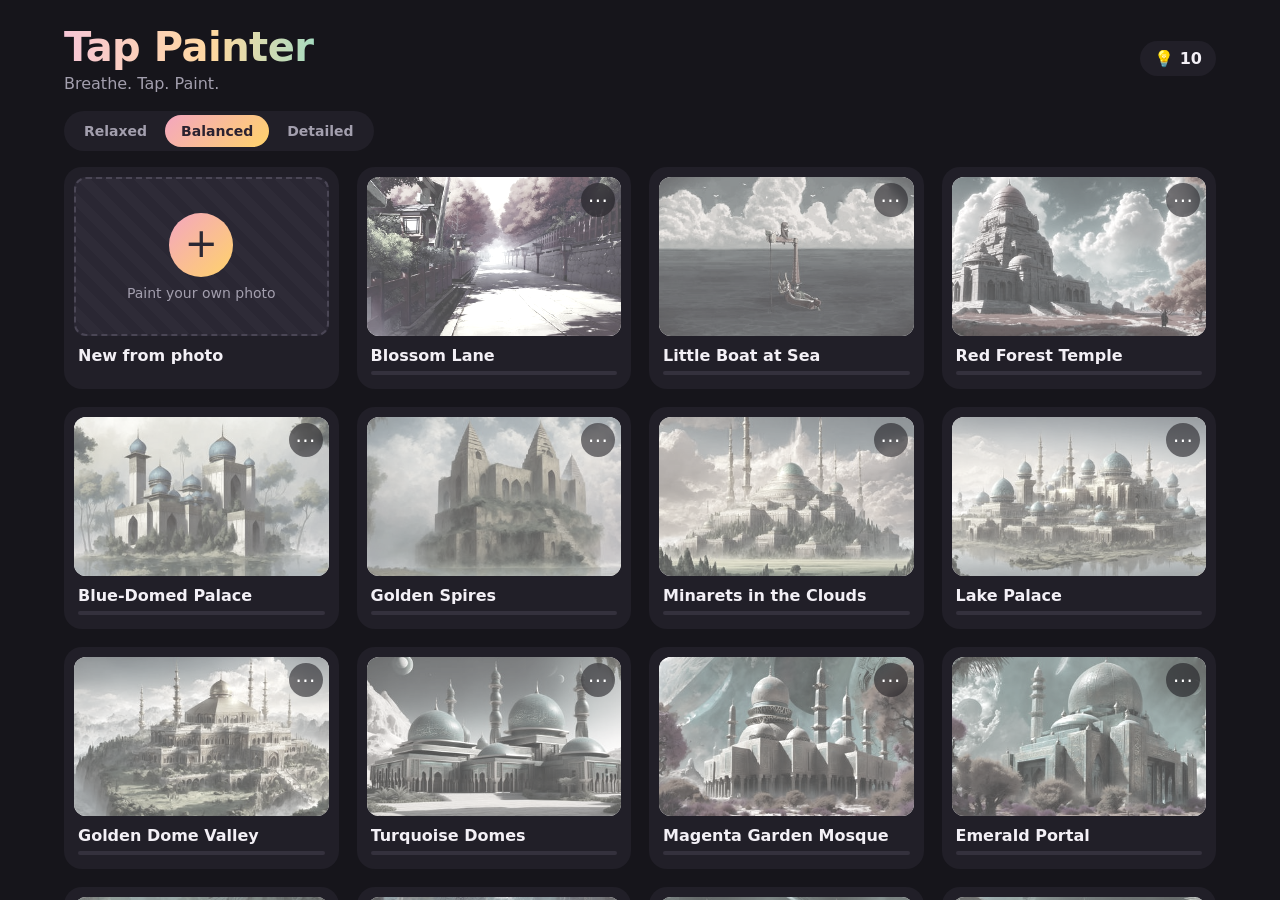
<file: index.html>
<!doctype html>
<html lang="en">
<head>
  <meta charset="utf-8">
  <meta name="viewport" content="width=device-width, initial-scale=1, maximum-scale=1, user-scalable=no, viewport-fit=cover">
  <title>Tap Painter</title>
  <meta name="description" content="A relaxing tap-to-paint colour-by-number game.">
  <meta name="theme-color" content="#16151b">
  <meta name="apple-mobile-web-app-capable" content="yes">
  <meta name="mobile-web-app-capable" content="yes">
  <meta name="apple-mobile-web-app-status-bar-style" content="black-translucent">
  <meta name="apple-mobile-web-app-title" content="Tap Painter">
  <link rel="manifest" href="manifest.webmanifest">
  <link rel="icon" href="icon.svg" type="image/svg+xml">
  <link rel="apple-touch-icon" href="icon.svg">
  <link rel="stylesheet" href="css/style.css">
</head>
<body>
  <main id="app">
    <!-- Gallery -->
    <section id="gallery" class="screen active">
      <header class="gal-header">
        <div>
          <h1>Tap Painter</h1>
          <p>Breathe. Tap. Paint.</p>
        </div>
        <div class="hint-pill" title="Hints"><span class="bulb">💡</span><span id="galHints">10</span></div>
      </header>
      <div class="toolbar">
        <div id="difficulty" class="segmented" role="group" aria-label="Detail level">
          <button data-difficulty="relaxed">Relaxed</button>
          <button data-difficulty="balanced">Balanced</button>
          <button data-difficulty="detailed">Detailed</button>
        </div>
      </div>
      <div id="grid" class="grid"></div>
      <footer class="gal-footer">Pick a colour below the picture, then tap the areas with its number. Pinch to zoom, drag to move, press and hold then slide to paint many at once.</footer>
    </section>

    <!-- Painting -->
    <section id="game" class="screen">
      <div class="topbar">
        <button id="backBtn" class="icon-btn" aria-label="Back to gallery">
          <svg viewBox="0 0 24 24" width="22" height="22"><path d="M15 5l-7 7 7 7" fill="none" stroke="currentColor" stroke-width="2.2" stroke-linecap="round" stroke-linejoin="round"/></svg>
        </button>
        <div class="title-wrap">
          <span id="gameTitle" class="game-title"></span>
          <div class="progress"><div class="bar"><div id="progFill"></div></div><span id="progText">0%</span></div>
        </div>
        <button id="soundBtn" class="icon-btn" aria-label="Toggle sound">
          <svg class="on" viewBox="0 0 24 24" width="22" height="22"><path d="M4 9v6h4l5 4V5L8 9H4z" fill="currentColor"/><path d="M16 8.5a5 5 0 010 7M18.5 6a8.5 8.5 0 010 12" fill="none" stroke="currentColor" stroke-width="1.8" stroke-linecap="round"/></svg>
          <svg class="off" viewBox="0 0 24 24" width="22" height="22"><path d="M4 9v6h4l5 4V5L8 9H4z" fill="currentColor"/><path d="M16.5 9.5l5 5M21.5 9.5l-5 5" fill="none" stroke="currentColor" stroke-width="1.8" stroke-linecap="round"/></svg>
        </button>
        <button id="hintBtn" class="hint-btn" aria-label="Use a hint"><span class="bulb">💡</span><span id="hintCount" class="count">0</span></button>
      </div>

      <div id="stage">
        <canvas id="canvas"></canvas>
        <button id="fitBtn" class="icon-btn fit" aria-label="Show whole picture">
          <svg viewBox="0 0 24 24" width="22" height="22"><path d="M9 4H4v5M15 4h5v5M9 20H4v-5M15 20h5v-5" fill="none" stroke="currentColor" stroke-width="2" stroke-linecap="round" stroke-linejoin="round"/></svg>
        </button>
        <div id="loading" class="loading">
          <div class="spinner"></div>
          <p>Preparing your canvas…</p>
        </div>
      </div>

      <div class="bottombar">
        <div id="palette" class="palette"></div>
      </div>

      <div id="done" class="done-sheet">
        <h2>Beautiful!</h2>
        <p>You finished this painting. Take a moment to enjoy it.</p>
        <div class="done-actions">
          <button id="replayBtn" class="btn">▶ Replay</button>
          <button id="saveImgBtn" class="btn">Save image</button>
          <button id="galleryBtn" class="btn primary">Gallery</button>
        </div>
      </div>
    </section>

    <!-- Import dialog -->
    <div id="importDialog" class="overlay">
      <div class="dialog">
        <img id="importPreview" alt="Selected photo">
        <label class="field">Name<input id="importTitle" maxlength="40" autocomplete="off"></label>
        <p class="dialog-label">Detail level: <b id="importDiff">Balanced</b> (change it on the gallery screen)</p>
        <button class="btn primary" data-start>Start painting</button>
        <button class="link" data-cancel>Cancel</button>
      </div>
    </div>

    <input type="file" id="fileInput" accept="image/*" hidden>
    <div id="toast" class="toast" role="status" aria-live="polite"></div>
  </main>

  <script src="js/storage.js"></script>
  <script src="js/audio.js"></script>
  <script src="js/processor.js"></script>
  <script src="js/gallery-data.js"></script>
  <script src="js/dither.js"></script>
  <script src="js/game.js"></script>
  <script src="js/app.js"></script>
</body>
</html>
</file>
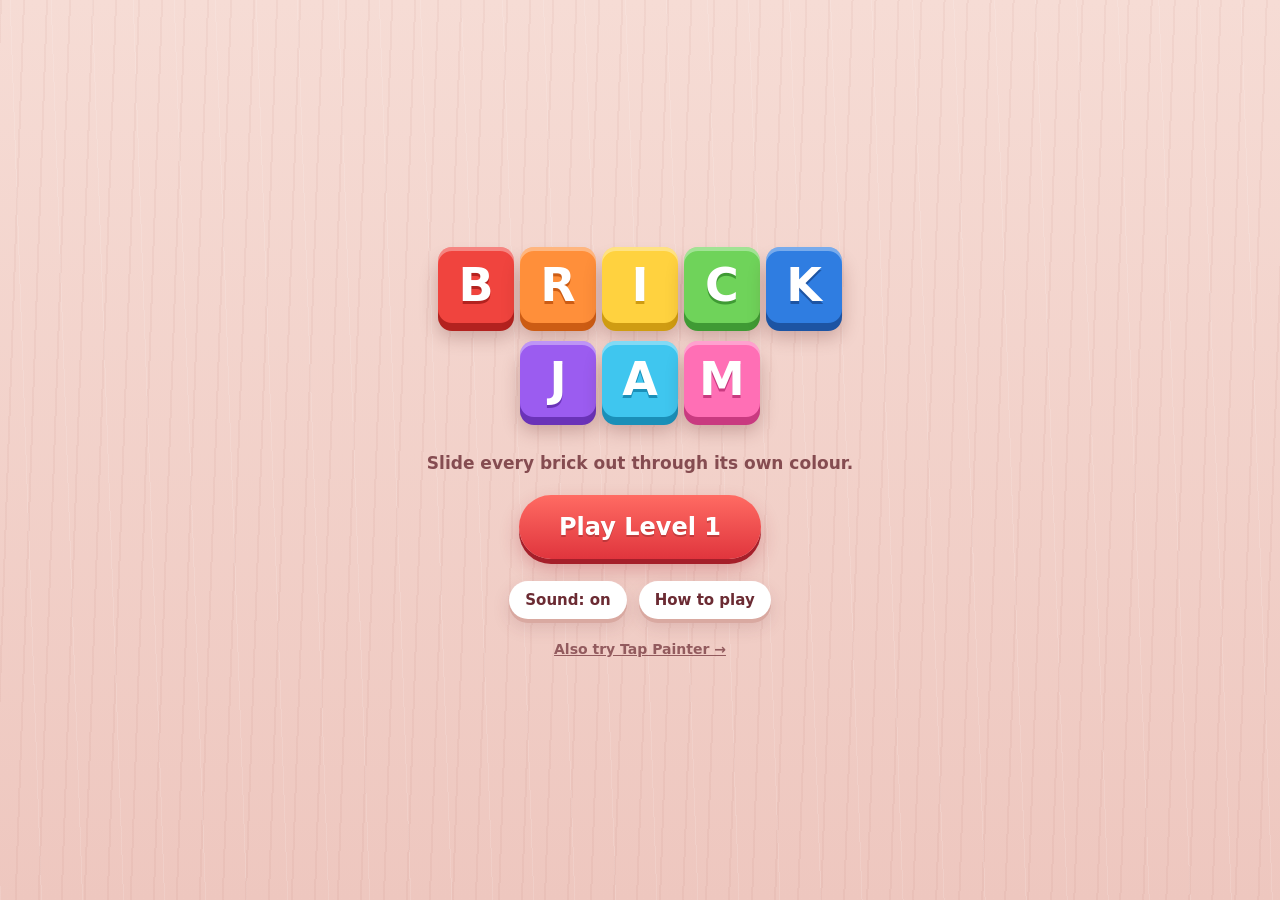
<file: brickjam/index.html>
<!doctype html>
<html lang="en">
<head>
  <meta charset="utf-8">
  <meta name="viewport" content="width=device-width, initial-scale=1, maximum-scale=1, user-scalable=no, viewport-fit=cover">
  <title>Brick Jam</title>
  <meta name="description" content="Slide the bricks out through the gates of their own colour.">
  <meta name="theme-color" content="#f3d3cc">
  <meta name="apple-mobile-web-app-capable" content="yes">
  <meta name="mobile-web-app-capable" content="yes">
  <meta name="apple-mobile-web-app-status-bar-style" content="default">
  <meta name="apple-mobile-web-app-title" content="Brick Jam">
  <link rel="manifest" href="manifest.webmanifest">
  <link rel="icon" href="icon.svg" type="image/svg+xml">
  <link rel="apple-touch-icon" href="icon.svg">
  <link rel="stylesheet" href="style.css">
</head>
<body>
  <main id="app">
    <!-- Home -->
    <section id="home" class="screen active">
      <div class="home-inner">
        <div class="logo" aria-hidden="true">
          <span style="--c:#f0443e;--d:#b3221f">B</span><span style="--c:#ff8f3a;--d:#cc5c14">R</span><span style="--c:#ffd23f;--d:#cf9c12">I</span><span style="--c:#6fd35a;--d:#3f9a34">C</span><span style="--c:#2f7de1;--d:#1d54a3">K</span>
          <br>
          <span style="--c:#9b5cf0;--d:#6a33b8">J</span><span style="--c:#3fc6ef;--d:#1a8fb8">A</span><span style="--c:#ff6fb5;--d:#c93a80">M</span>
        </div>
        <h1 class="sr-only">Brick Jam</h1>
        <p class="tagline">Slide every brick out through its own colour.</p>
        <button id="playBtn" class="btn big primary">Play <span id="homeLevel">Level 1</span></button>
        <div class="home-row">
          <button id="homeSound" class="btn small">Sound: on</button>
          <button id="howBtn" class="btn small">How to play</button>
        </div>
        <a class="other-game" href="../">Also try Tap Painter →</a>
      </div>
    </section>

    <!-- Game -->
    <section id="game" class="screen">
      <header class="hud">
        <button id="pauseBtn" class="round-btn" aria-label="Pause">
          <svg viewBox="0 0 24 24" width="26" height="26"><rect x="6" y="5" width="4" height="14" rx="1.5" fill="currentColor"/><rect x="14" y="5" width="4" height="14" rx="1.5" fill="currentColor"/></svg>
        </button>
        <div class="hud-mid">
          <div class="level-tag">
            <div class="level-badge"><small>Level</small><b id="levelNum">1</b></div>
            <div id="tier" class="tier">NORMAL</div>
          </div>
          <div id="timer" class="timer">00:00</div>
        </div>
        <button id="restartBtn" class="round-btn" aria-label="Restart level">
          <svg viewBox="0 0 24 24" width="24" height="24"><path d="M19 12a7 7 0 11-2.05-4.95" fill="none" stroke="currentColor" stroke-width="2.6" stroke-linecap="round"/><path d="M19.5 3.5v5h-5" fill="none" stroke="currentColor" stroke-width="2.6" stroke-linecap="round" stroke-linejoin="round"/></svg>
        </button>
      </header>

      <div id="stage" class="stage">
        <div id="board" class="board">
          <div id="floor" class="floor"></div>
          <div id="gates" class="gates"></div>
          <div id="pieces" class="pieces"></div>
          <div id="exitLayer" class="exit-layer"></div>
          <div id="fx" class="fx"></div>
        </div>
        <div id="banner" class="banner"></div>
      </div>

      <footer class="boosters">
        <button class="booster" data-booster="hammer" aria-label="Hammer: smash one brick">
          <span class="icon">
            <svg viewBox="0 0 48 48" width="40" height="40"><g transform="rotate(-35 24 24)"><rect x="21" y="18" width="6" height="26" rx="3" fill="#e7b04c" stroke="#a8711c" stroke-width="2"/><rect x="9" y="6" width="30" height="14" rx="4" fill="#f0e6c8" stroke="#8c7a52" stroke-width="2"/><rect x="9" y="6" width="6" height="14" rx="2" fill="#c9b98f"/><rect x="33" y="6" width="6" height="14" rx="2" fill="#c9b98f"/></g></svg>
          </span>
          <span class="count" data-count="hammer">0</span>
        </button>
        <button class="booster" data-booster="vacuum" aria-label="Vacuum: remove every brick of one colour">
          <span class="icon">
            <svg viewBox="0 0 48 48" width="40" height="40"><path d="M14 10h16l4 8v20a4 4 0 01-4 4H14a4 4 0 01-4-4V18z" fill="#3a8fd8" stroke="#1d5ea3" stroke-width="2"/><path d="M10 22h24v8H10z" fill="#ffd23f"/><path d="M34 16c6 0 8 4 8 9s-3 8-7 8" fill="none" stroke="#1d5ea3" stroke-width="3" stroke-linecap="round"/><circle cx="22" cy="14" r="2.4" fill="#fff"/></svg>
          </span>
          <span class="count" data-count="vacuum">0</span>
        </button>
      </footer>
    </section>

    <!-- Dialogs -->
    <div id="overlay" class="overlay">
      <div class="dialog" role="dialog" aria-modal="true">
        <h2 id="dlgTitle"></h2>
        <p id="dlgText"></p>
        <div id="dlgButtons" class="dlg-buttons"></div>
      </div>
    </div>

    <div id="toast" class="toast" role="status" aria-live="polite"></div>
  </main>

  <script src="js/levels.js"></script>
  <script src="js/audio.js"></script>
  <script src="js/game.js"></script>
</body>
</html>
</file>
<file: css/style.css>
:root {
  --bg: #16151b;
  --panel: #211f28;
  --panel-2: #2b2833;
  --text: #f3f0f6;
  --muted: #a39fae;
  --accent: #f4a6c0;
  --accent-2: #ffd36a;
  --radius: 18px;
  --safe-top: env(safe-area-inset-top, 0px);
  --safe-bottom: env(safe-area-inset-bottom, 0px);
  color-scheme: dark;
}

* { box-sizing: border-box; -webkit-tap-highlight-color: transparent; }

html, body {
  margin: 0;
  height: 100%;
  background: var(--bg);
  color: var(--text);
  font-family: ui-rounded, "SF Pro Rounded", system-ui, -apple-system, "Segoe UI", Roboto, sans-serif;
  overscroll-behavior: none;
  -webkit-user-select: none;
  user-select: none;
  -webkit-touch-callout: none;
}

button { font: inherit; color: inherit; cursor: pointer; }

#app { height: 100%; position: relative; overflow: hidden; }

.screen {
  position: absolute;
  inset: 0;
  display: none;
  flex-direction: column;
}
.screen.active { display: flex; }

/* ---------------------------------------------------------------- gallery */
#gallery { overflow-y: auto; -webkit-overflow-scrolling: touch; }

.gal-header {
  display: flex;
  align-items: center;
  justify-content: space-between;
  padding: calc(24px + var(--safe-top)) 24px 8px;
  max-width: 1200px;
  width: 100%;
  margin: 0 auto;
}
.gal-header h1 {
  margin: 0;
  font-size: clamp(28px, 5vw, 40px);
  letter-spacing: -0.5px;
  background: linear-gradient(90deg, #f7c6d6, #ffd9a0 60%, #a8dcc1);
  -webkit-background-clip: text;
  background-clip: text;
  color: transparent;
}
.gal-header p { margin: 4px 0 0; color: var(--muted); }

.hint-pill {
  display: flex;
  align-items: center;
  gap: 6px;
  background: var(--panel);
  border-radius: 999px;
  padding: 8px 14px;
  font-weight: 600;
}

.grid {
  display: grid;
  grid-template-columns: repeat(auto-fill, minmax(min(100%, 260px), 1fr));
  gap: 18px;
  padding: 16px 24px 24px;
  max-width: 1200px;
  width: 100%;
  margin: 0 auto;
}

.card {
  position: relative;
  background: var(--panel);
  border-radius: var(--radius);
  padding: 10px;
  cursor: pointer;
  transition: transform .18s ease, background .18s ease;
  outline: none;
}
.card:hover, .card:focus-visible { background: var(--panel-2); }
.card:active { transform: scale(0.97); }

.thumb {
  position: relative;
  aspect-ratio: 16 / 10;
  border-radius: 12px;
  overflow: hidden;
  background: #fff;
  display: flex;
  align-items: center;
  justify-content: center;
}
.thumb img { width: 100%; height: 100%; object-fit: cover; display: block; }
.thumb img.sketch { filter: grayscale(0.85) contrast(0.55) brightness(1.35); }

.card.add .thumb {
  background: repeating-linear-gradient(45deg, #2a2733, #2a2733 10px, #2e2b37 10px, #2e2b37 20px);
  flex-direction: column;
  gap: 8px;
  border: 2px dashed #4a4655;
}
.card.add .plus {
  width: 64px; height: 64px;
  border-radius: 50%;
  background: linear-gradient(135deg, var(--accent), var(--accent-2));
  color: #2b2833;
  font-size: 40px;
  line-height: 60px;
  text-align: center;
  font-weight: 300;
}
.card.add .add-label { color: var(--muted); font-size: 14px; }

.badge {
  position: absolute;
  top: 8px; left: 8px;
  background: #5bbf8a;
  color: #fff;
  font-weight: 700;
  font-size: 14px;
  border-radius: 999px;
  padding: 3px 9px;
  box-shadow: 0 2px 8px rgba(0,0,0,.25);
}
.badge.new { background: var(--accent); color: #3a2230; }

.meta {
  display: flex;
  justify-content: space-between;
  align-items: baseline;
  padding: 10px 4px 6px;
  gap: 8px;
}
.meta .title { font-weight: 600; white-space: nowrap; overflow: hidden; text-overflow: ellipsis; }
.meta .pct { color: var(--muted); font-size: 13px; }
.card .bar { height: 4px; background: #34313d; border-radius: 4px; margin: 0 4px 4px; overflow: hidden; }
.card .bar i { display: block; height: 100%; background: linear-gradient(90deg, var(--accent), var(--accent-2)); }

.card .menu {
  position: absolute;
  top: 16px; right: 16px;
  width: 34px; height: 34px;
  border: none;
  border-radius: 50%;
  background: rgba(22, 21, 27, .55);
  color: #fff;
  font-size: 20px;
  line-height: 30px;
  backdrop-filter: blur(6px);
  -webkit-backdrop-filter: blur(6px);
}

.gal-footer {
  color: var(--muted);
  font-size: 14px;
  text-align: center;
  padding: 8px 24px calc(28px + var(--safe-bottom));
  max-width: 640px;
  margin: 0 auto;
  line-height: 1.5;
}

.toolbar {
  max-width: 1200px;
  width: 100%;
  margin: 0 auto;
  padding: 10px 24px 0;
}
.segmented {
  display: inline-flex;
  background: var(--panel);
  border-radius: 999px;
  padding: 4px;
  gap: 2px;
}
.segmented button {
  border: none;
  background: none;
  color: var(--muted);
  padding: 8px 16px;
  border-radius: 999px;
  font-weight: 600;
  font-size: 14px;
}
.segmented button.on {
  background: linear-gradient(135deg, var(--accent), var(--accent-2));
  color: #2b2230;
}

/* ------------------------------------------------------------------ game */
.topbar {
  display: flex;
  align-items: center;
  gap: 10px;
  padding: calc(10px + var(--safe-top)) 14px 8px;
  z-index: 2;
}
.title-wrap { flex: 1; min-width: 0; display: flex; flex-direction: column; gap: 5px; }
.game-title { font-weight: 600; font-size: 15px; white-space: nowrap; overflow: hidden; text-overflow: ellipsis; }
.progress { display: flex; align-items: center; gap: 8px; }
.progress .bar { flex: 1; max-width: 260px; height: 5px; background: #34313d; border-radius: 5px; overflow: hidden; }
#progFill { height: 100%; width: 0; background: linear-gradient(90deg, var(--accent), var(--accent-2)); transition: width .4s ease; }
#progText { font-size: 12px; color: var(--muted); min-width: 34px; }

.icon-btn {
  width: 44px; height: 44px;
  border-radius: 50%;
  border: none;
  background: var(--panel);
  display: flex;
  align-items: center;
  justify-content: center;
  flex: none;
}
.icon-btn:active { transform: scale(.92); }
#soundBtn .off { display: none; }
#soundBtn.off .on { display: none; }
#soundBtn.off .off { display: block; }

.hint-btn {
  position: relative;
  height: 44px;
  min-width: 44px;
  padding: 0 12px 0 10px;
  border-radius: 999px;
  border: none;
  background: var(--panel);
  display: flex;
  align-items: center;
  gap: 4px;
  font-size: 20px;
  flex: none;
}
.hint-btn .count {
  font-size: 13px;
  font-weight: 700;
  background: var(--accent-2);
  color: #3b2d05;
  border-radius: 999px;
  padding: 1px 7px;
}
.hint-btn:active { transform: scale(.94); }

#stage {
  position: relative;
  flex: 1;
  min-height: 0;
  overflow: hidden;
}
#canvas {
  position: absolute;
  inset: 0;
  touch-action: none;
  display: block;
}

.fit {
  position: absolute;
  right: 14px; bottom: 12px;
  background: rgba(33, 31, 40, .85);
  backdrop-filter: blur(8px);
  -webkit-backdrop-filter: blur(8px);
  box-shadow: 0 4px 14px rgba(0,0,0,.35);
}

.loading {
  position: absolute;
  inset: 0;
  display: none;
  flex-direction: column;
  align-items: center;
  justify-content: center;
  gap: 16px;
  color: var(--muted);
  background: var(--bg);
}
.loading.show { display: flex; }
.spinner {
  width: 46px; height: 46px;
  border-radius: 50%;
  border: 4px solid #34313d;
  border-top-color: var(--accent);
  animation: spin 1s linear infinite;
}
@keyframes spin { to { transform: rotate(360deg); } }

.bottombar {
  padding: 6px 0 calc(10px + var(--safe-bottom));
  background: linear-gradient(to top, var(--bg) 70%, rgba(22,21,27,0));
  z-index: 2;
}
.palette {
  display: flex;
  gap: 12px;
  overflow-x: auto;
  padding: 14px 18px;
  scrollbar-width: none;
  -webkit-overflow-scrolling: touch;
  scroll-padding: 0 40px;
}
.palette::-webkit-scrollbar { display: none; }

.swatch {
  --size: 58px;
  position: relative;
  flex: none;
  width: var(--size);
  height: var(--size);
  border: none;
  padding: 0;
  border-radius: 50%;
  background: none;
  transition: transform .2s ease, width .35s ease, margin .35s ease, opacity .3s ease;
}
.swatch .ring {
  position: absolute;
  inset: 0;
  border-radius: 50%;
  background: conic-gradient(var(--accent-2) calc(var(--p, 0) * 360deg), #3a3744 0);
}
.swatch .dot {
  position: absolute;
  inset: 4px;
  border-radius: 50%;
  background: var(--c);
  color: var(--ink);
  display: flex;
  align-items: center;
  justify-content: center;
  font-weight: 700;
  font-size: 19px;
  box-shadow: inset 0 0 0 2px rgba(0,0,0,.08);
}
.swatch.selected { transform: scale(1.14) translateY(-3px); }
.swatch.selected .ring { background: conic-gradient(var(--accent-2) calc(var(--p, 0) * 360deg), #ffffff 0); }
.swatch.done { width: 0; margin-right: -12px; opacity: 0; pointer-events: none; transform: scale(.3); }
.swatch.nudge { animation: nudge .45s ease; }
@keyframes nudge {
  0%, 100% { transform: scale(1.14) translateY(-3px); }
  25% { transform: scale(1.22) translateY(-6px) rotate(-8deg); }
  60% { transform: scale(1.22) translateY(-6px) rotate(8deg); }
}

.done-sheet {
  position: absolute;
  left: 50%;
  bottom: calc(16px + var(--safe-bottom));
  transform: translate(-50%, 140%);
  width: min(92%, 460px);
  background: rgba(33, 31, 40, .92);
  backdrop-filter: blur(14px);
  -webkit-backdrop-filter: blur(14px);
  border-radius: 24px;
  padding: 20px 22px 22px;
  text-align: center;
  box-shadow: 0 16px 40px rgba(0,0,0,.45);
  transition: transform .5s cubic-bezier(.2,.9,.3,1.2);
  z-index: 5;
}
.done-sheet.show { transform: translate(-50%, 0); }
.done-sheet h2 { margin: 0 0 4px; font-size: 26px; }
.done-sheet p { margin: 0 0 16px; color: var(--muted); }
.done-actions { display: flex; gap: 10px; justify-content: center; flex-wrap: wrap; }

.btn {
  border: none;
  border-radius: 14px;
  padding: 12px 18px;
  background: var(--panel-2);
  font-weight: 600;
}
.btn.primary { background: linear-gradient(135deg, var(--accent), var(--accent-2)); color: #2b2230; }
.btn:active { transform: scale(.96); }

/* --------------------------------------------------------------- dialogs */
.overlay {
  position: fixed;
  inset: 0;
  background: rgba(10, 9, 14, .6);
  display: none;
  align-items: center;
  justify-content: center;
  padding: 20px;
  z-index: 10;
}
.overlay.show { display: flex; }
.dialog {
  width: min(100%, 440px);
  max-height: 100%;
  overflow-y: auto;
  background: var(--panel);
  border-radius: 24px;
  padding: 18px;
  display: flex;
  flex-direction: column;
  gap: 12px;
}
.dialog img { width: 100%; max-height: 38vh; object-fit: contain; border-radius: 14px; background: #000; }
.field { display: flex; flex-direction: column; gap: 6px; color: var(--muted); font-size: 14px; }
.field input {
  font: inherit;
  color: var(--text);
  background: var(--panel-2);
  border: 1px solid #3c3947;
  border-radius: 12px;
  padding: 10px 12px;
  -webkit-user-select: text;
  user-select: text;
}
.dialog-label { margin: 4px 0 0; color: var(--muted); font-size: 14px; }
.link { background: none; border: none; color: var(--muted); padding: 8px; }

.toast {
  position: fixed;
  left: 50%;
  top: calc(16px + var(--safe-top));
  transform: translate(-50%, -150%);
  background: #2f2c38;
  padding: 10px 18px;
  border-radius: 999px;
  box-shadow: 0 8px 24px rgba(0,0,0,.4);
  transition: transform .3s ease, opacity .3s ease;
  opacity: 0;
  pointer-events: none;
  z-index: 20;
  font-size: 14px;
  max-width: 90%;
  text-align: center;
}
.toast.show { transform: translate(-50%, 0); opacity: 1; }

@media (min-width: 700px) {
  .swatch { --size: 64px; }
  .swatch .dot { font-size: 21px; }
}

/* ------------------------------------------------------ tune mode panel */
.tune-panel {
  position: absolute;
  top: calc(66px + var(--safe-top));
  right: 12px;
  width: min(300px, calc(100% - 24px));
  background: rgba(33, 31, 40, .94);
  backdrop-filter: blur(12px);
  -webkit-backdrop-filter: blur(12px);
  border-radius: 18px;
  box-shadow: 0 12px 32px rgba(0,0,0,.45);
  z-index: 6;
  font-size: 14px;
}
.tune-head { display: flex; align-items: center; justify-content: space-between; padding: 10px 12px 6px 16px; }
.tune-min { border: none; background: var(--panel-2); width: 32px; height: 32px; border-radius: 50%; font-size: 18px; }
.tune-panel.min .tune-body { display: none; }
.tune-body { display: flex; flex-direction: column; gap: 10px; padding: 4px 16px 16px; }
.tune-body label { display: flex; flex-direction: column; gap: 6px; color: var(--muted); }
.tune-body output { float: right; color: var(--text); font-weight: 600; margin-left: auto; }
.tune-body label { position: relative; }
.tune-body label > output { position: absolute; right: 0; top: 0; }
.tune-body input[type=range] { width: 100%; accent-color: var(--accent); height: 28px; }
.tune-seg { display: inline-flex; background: var(--panel-2); border-radius: 999px; padding: 3px; align-self: flex-start; }
.tune-seg button { border: none; background: none; color: var(--muted); padding: 6px 14px; border-radius: 999px; font-weight: 600; }
.tune-seg button.on { background: var(--accent); color: #2b2230; }
.tune-row { display: flex; gap: 6px; }
.tune-row .btn { flex: 1; padding: 10px 6px; font-size: 13px; }
.tune-note { margin: 0; color: var(--muted); font-size: 12px; line-height: 1.4; }
</file>
<file: brickjam/style.css>
:root {
  --wood: #f3d3cc;
  --ink: #6b2b33;
  --accent: #c8323f;
  --frame: #8e4636;
  --frame-dark: #5f2a22;
  --floor: #4f2027;
  --safe-top: env(safe-area-inset-top, 0px);
  --safe-bottom: env(safe-area-inset-bottom, 0px);
  color-scheme: light;
}

* { box-sizing: border-box; -webkit-tap-highlight-color: transparent; }

html, body {
  margin: 0;
  height: 100%;
  color: var(--ink);
  font-family: ui-rounded, "SF Pro Rounded", "Nunito", system-ui, -apple-system, "Segoe UI", Roboto, sans-serif;
  overscroll-behavior: none;
  -webkit-user-select: none;
  user-select: none;
  -webkit-touch-callout: none;
  touch-action: none;
}

body {
  background-color: var(--wood);
  background-image:
    repeating-linear-gradient(92deg, rgba(160, 80, 70, 0.06) 0 2px, transparent 2px 23px),
    repeating-linear-gradient(88deg, rgba(255, 255, 255, 0.12) 0 1px, transparent 1px 41px),
    linear-gradient(180deg, #f6dcd5, #eec7bf);
}

button { font: inherit; color: inherit; cursor: pointer; border: 0; background: none; padding: 0; }

.sr-only { position: absolute; width: 1px; height: 1px; overflow: hidden; clip: rect(0 0 0 0); }

#app { height: 100%; position: relative; overflow: hidden; }

.screen { position: absolute; inset: 0; display: none; flex-direction: column; }
.screen.active { display: flex; }

/* ------------------------------------------------------------------ buttons */
.btn {
  background: #fff;
  color: var(--ink);
  font-weight: 800;
  border-radius: 999px;
  padding: 12px 22px;
  box-shadow: 0 4px 0 #d9a9a1, 0 8px 18px rgba(107, 43, 51, 0.15);
  transition: transform 0.08s, box-shadow 0.08s;
}
.btn:active { transform: translateY(3px); box-shadow: 0 1px 0 #d9a9a1, 0 4px 10px rgba(107, 43, 51, 0.15); }
.btn.primary { background: linear-gradient(#ff6b63, #e0353d); color: #fff; box-shadow: 0 5px 0 #a51f2a, 0 10px 20px rgba(165, 31, 42, 0.3); text-shadow: 0 2px 0 rgba(0, 0, 0, 0.18); }
.btn.primary:active { box-shadow: 0 2px 0 #a51f2a, 0 4px 10px rgba(165, 31, 42, 0.3); }
.btn.big { font-size: 24px; padding: 18px 40px; }
.btn.small { font-size: 15px; padding: 10px 16px; }

.round-btn {
  width: 52px; height: 52px;
  border-radius: 50%;
  display: grid; place-items: center;
  color: #fff;
  background: radial-gradient(circle at 50% 35%, #e3787a, #c4474d);
  box-shadow: inset 0 -4px 0 rgba(0, 0, 0, 0.15), 0 4px 10px rgba(107, 43, 51, 0.25);
}
.round-btn:active { transform: scale(0.94); }

/* --------------------------------------------------------------------- home */
.home-inner {
  margin: auto;
  display: flex; flex-direction: column; align-items: center; gap: 22px;
  padding: 24px;
  text-align: center;
}
.logo { line-height: 1; }
.logo span {
  display: inline-grid; place-items: center;
  width: clamp(48px, 15vw, 76px); height: clamp(48px, 15vw, 76px);
  margin: 4px 3px 14px;
  border-radius: 14px;
  background: var(--c);
  color: #fff;
  font-size: clamp(30px, 9vw, 46px);
  font-weight: 900;
  text-shadow: 0 3px 0 var(--d);
  box-shadow: 0 8px 0 var(--d), 0 14px 18px rgba(80, 20, 20, 0.25), inset 0 4px 0 rgba(255, 255, 255, 0.35);
  animation: bob 2.4s ease-in-out infinite;
}
.logo span:nth-child(odd) { animation-delay: -1.2s; }
@keyframes bob { 50% { transform: translateY(-5px); } }
.tagline { margin: 0; font-size: 17px; font-weight: 700; opacity: 0.8; }
.home-row { display: flex; gap: 12px; flex-wrap: wrap; justify-content: center; }
.other-game { color: var(--ink); opacity: 0.7; font-weight: 700; font-size: 14px; }

/* ---------------------------------------------------------------------- hud */
.hud {
  display: grid;
  grid-template-columns: 64px 1fr 64px;
  align-items: center;
  justify-items: center;
  padding: calc(12px + var(--safe-top)) 14px 0;
}
.hud-mid { display: flex; flex-direction: column; align-items: center; gap: 8px; }
.level-tag { display: flex; align-items: center; }
.level-badge {
  position: relative; z-index: 1;
  display: flex; flex-direction: column; align-items: center; justify-content: center;
  width: 64px; height: 56px;
  border-radius: 12px;
  background: linear-gradient(#8ee36f, #4fbf43);
  color: #fff;
  box-shadow: inset 0 -4px 0 #34922c, 0 3px 8px rgba(0, 0, 0, 0.2);
  line-height: 1;
}
.level-badge small { font-size: 12px; font-weight: 800; color: #1f6b1c; }
.level-badge b { font-size: 26px; font-weight: 900; text-shadow: 0 2px 0 #2d7a28; }
.tier {
  margin-left: -10px;
  padding: 8px 18px 8px 20px;
  border-radius: 0 999px 999px 0;
  background: #8c2234;
  color: #fff;
  font-weight: 900;
  font-size: 18px;
  letter-spacing: 0.5px;
  text-shadow: 0 0 6px rgba(255, 255, 255, 0.6);
}
.tier.hard { background: #d9532b; }
.tier.superhard { background: linear-gradient(90deg, #6a1fbf, #c42a7a); }
.timer {
  min-width: 140px;
  padding: 6px 20px;
  border-radius: 999px;
  background: #fff;
  color: #c8323f;
  font-size: 26px;
  font-weight: 900;
  font-variant-numeric: tabular-nums;
  text-align: center;
  box-shadow: inset 0 -3px 0 #f0d0cb, 0 3px 8px rgba(107, 43, 51, 0.15);
}

/* -------------------------------------------------------------------- stage */
.stage { flex: 1; position: relative; display: grid; place-items: center; min-height: 0; padding-top: 50px; }

.board {
  --c: 48px;
  --f: calc(var(--c) * 0.5);
  position: relative;
  padding: var(--f);
  border-radius: calc(var(--c) * 0.42);
  background:
    repeating-linear-gradient(90deg, rgba(0, 0, 0, 0.05) 0 2px, transparent 2px 9px),
    linear-gradient(#a2533f, #7e3a2c);
  box-shadow:
    inset 0 3px 0 rgba(255, 255, 255, 0.18),
    inset 0 -5px 0 rgba(0, 0, 0, 0.25),
    0 calc(var(--c) * 0.18) 0 #5d271e,
    0 calc(var(--c) * 0.3) calc(var(--c) * 0.4) rgba(80, 20, 20, 0.35);
}
.board.shake { animation: shake 0.3s; }

.floor {
  position: relative;
  border-radius: calc(var(--c) * 0.12);
  background-color: var(--floor);
  background-image:
    linear-gradient(rgba(255, 255, 255, 0.05) 1px, transparent 1px),
    linear-gradient(90deg, rgba(255, 255, 255, 0.05) 1px, transparent 1px);
  background-size: var(--c) var(--c);
  box-shadow: inset 0 calc(var(--c) * 0.08) calc(var(--c) * 0.12) rgba(0, 0, 0, 0.45);
}
.pieces, .exit-layer, .fx {
  position: absolute;
  left: var(--f); top: var(--f);
}
.exit-layer { overflow: hidden; pointer-events: none; }
.fx { pointer-events: none; overflow: visible; }

/* ---------------------------------------------------------------- bricks */
.brick, .wall {
  position: absolute;
  left: 0; top: 0;
  transform: translate(calc(var(--x) * var(--c)), calc(var(--y) * var(--c)));
  filter:
    drop-shadow(0 calc(var(--c) * 0.1) 0 var(--d))
    drop-shadow(0 calc(var(--c) * 0.12) calc(var(--c) * 0.06) rgba(40, 5, 10, 0.4));
}
.brick { transition: transform 85ms ease-out, filter 0.15s; cursor: grab; z-index: 1; }
.brick.lift { z-index: 3; cursor: grabbing; filter:
    drop-shadow(0 calc(var(--c) * 0.1) 0 var(--d))
    drop-shadow(0 calc(var(--c) * 0.2) calc(var(--c) * 0.12) rgba(40, 5, 10, 0.5))
    brightness(1.08); }
.brick.leaving { transition: transform 0.38s cubic-bezier(0.5, 0, 0.9, 0.4); }
.brick.pop { transition: transform 0.3s, opacity 0.3s; }

.cell {
  position: absolute;
  background: var(--col);
}
.cell::after {
  content: "";
  position: absolute;
  inset: 10% 8% 14%;
  background:
    radial-gradient(circle at 46% 42%, rgba(255, 255, 255, 0.32) 0 24%, transparent 26%),
    radial-gradient(circle at 54% 56%, rgba(0, 0, 0, 0.2) 0 26%, transparent 28%),
    radial-gradient(circle at 50% 50%, rgba(0, 0, 0, 0.06) 0 34%, transparent 36%);
  background-size: 50% 50%;
  pointer-events: none;
}

.brick.frozen .cell::before {
  content: "";
  position: absolute;
  inset: 0;
  z-index: 1;
  border-radius: inherit;
  background:
    linear-gradient(135deg, rgba(255, 255, 255, 0.55) 0 12%, transparent 12% 30%, rgba(255, 255, 255, 0.3) 30% 34%, transparent 34% 62%, rgba(255, 255, 255, 0.35) 62% 66%, transparent 66%),
    rgba(190, 232, 255, 0.82);
  box-shadow: inset 0 0 calc(var(--c) * 0.12) rgba(255, 255, 255, 0.9);
}
.brick.frozen { --d: #79b9dc !important; }
.ice-label, .arrow-mark {
  position: absolute;
  z-index: 2;
  display: grid; place-items: center;
  width: var(--c); height: var(--c);
  pointer-events: none;
}
.ice-label {
  color: #fff;
  font-weight: 900;
  font-size: calc(var(--c) * 0.62);
  -webkit-text-stroke: calc(var(--c) * 0.035) #2a7fc8;
  paint-order: stroke fill;
  text-shadow: 0 calc(var(--c) * 0.04) 0 #2a7fc8;
}
.brick:not(.frozen) .ice-label { display: none; }
.arrow-mark svg { width: 78%; height: 78%; filter: drop-shadow(0 2px 0 rgba(0, 0, 0, 0.25)); }
.brick.frozen .arrow-mark { display: none; }
.brick.thaw .cell::before { animation: thaw 0.5s forwards; }
@keyframes thaw { to { opacity: 0; transform: scale(1.3); } }
.brick.nope { animation: nope 0.3s; }
@keyframes nope {
  20% { transform: translate(calc(var(--x) * var(--c) - 4px), calc(var(--y) * var(--c))); }
  60% { transform: translate(calc(var(--x) * var(--c) + 4px), calc(var(--y) * var(--c))); }
}
@keyframes shake { 25% { transform: translateX(-5px); } 75% { transform: translateX(5px); } }

body.aim .brick { animation: wobble 0.6s ease-in-out infinite; cursor: crosshair; }
@keyframes wobble {
  25% { transform: translate(calc(var(--x) * var(--c)), calc(var(--y) * var(--c))) rotate(-2deg); }
  75% { transform: translate(calc(var(--x) * var(--c)), calc(var(--y) * var(--c))) rotate(2deg); }
}

.wall { --d: #4a1d17; }
.wall::before {
  content: "";
  position: absolute;
  inset: 0 0 10%;
  border-radius: calc(var(--c) * 0.14);
  background: linear-gradient(#94503e, #7b3c2e);
  box-shadow: inset 0 calc(var(--c) * 0.04) 0 rgba(255, 255, 255, 0.18);
}
.wall::after {
  content: "";
  position: absolute;
  left: 22%; right: 22%; top: 18%; bottom: 28%;
  border-radius: calc(var(--c) * 0.06);
  border: calc(var(--c) * 0.07) solid #5c271d;
  box-shadow: inset 0 0 0 calc(var(--c) * 0.07) #a35d49;
  background: #6a2e23;
}

/* ------------------------------------------------------------------- gates */
.gate {
  position: absolute;
  border-radius: calc(var(--c) * 0.1);
  background-color: var(--col);
  background-image:
    linear-gradient(45deg, transparent 44%, rgba(255, 255, 255, 0.5) 44% 56%, transparent 56%),
    linear-gradient(-45deg, transparent 44%, rgba(255, 255, 255, 0.5) 44% 56%, transparent 56%);
  box-shadow: inset 0 0 0 calc(var(--c) * 0.05) var(--d), 0 2px 3px rgba(0, 0, 0, 0.3);
  z-index: 0;
}
.gate.L, .gate.R {
  top: calc(var(--f) + var(--gp) * var(--c) + 2px);
  height: calc(var(--gl) * var(--c) - 4px);
  width: calc(var(--f) * 0.86);
  background-size: 100% calc(var(--c) * 0.5);
}
.gate.L { left: calc(var(--f) * 0.07); }
.gate.R { right: calc(var(--f) * 0.07); }
.gate.T, .gate.B {
  left: calc(var(--f) + var(--gp) * var(--c) + 2px);
  width: calc(var(--gl) * var(--c) - 4px);
  height: calc(var(--f) * 0.86);
  background-size: calc(var(--c) * 0.5) 100%;
}
.gate.T { top: calc(var(--f) * 0.07); }
.gate.B { bottom: calc(var(--f) * 0.07); }
.gate::after {
  content: "";
  position: absolute;
  left: 50%; top: 50%;
  width: calc(var(--c) * 0.16); height: calc(var(--c) * 0.16);
  margin: calc(var(--c) * -0.08);
  border: solid #fff;
  border-width: calc(var(--c) * 0.055) calc(var(--c) * 0.055) 0 0;
  filter: drop-shadow(0 0 1px rgba(0, 0, 0, 0.5));
}
.gate.R::after { transform: rotate(45deg); }
.gate.L::after { transform: rotate(-135deg); }
.gate.T::after { transform: rotate(-45deg); }
.gate.B::after { transform: rotate(135deg); }
.gate.flash { animation: gateFlash 0.45s; }
@keyframes gateFlash { 40% { filter: brightness(1.6); transform: scale(1.12); } }

/* ---------------------------------------------------------------- boosters */
.boosters {
  display: flex;
  justify-content: center;
  gap: clamp(18px, 7vw, 44px);
  padding: 8px 16px calc(18px + var(--safe-bottom));
}
.booster {
  position: relative;
  width: 76px; height: 76px;
  border-radius: 50%;
  background: radial-gradient(circle at 50% 40%, #fff, #f3e7e4);
  box-shadow: inset 0 -5px 0 #e2c9c4, 0 5px 0 #d29d95, 0 10px 18px rgba(107, 43, 51, 0.18);
  display: grid; place-items: center;
  transition: transform 0.1s;
}
.booster:active { transform: translateY(3px); }
.booster.active { box-shadow: 0 0 0 5px #ffd23f, inset 0 -5px 0 #e2c9c4, 0 10px 18px rgba(107, 43, 51, 0.25); transform: scale(1.06); }
.booster .icon { display: grid; place-items: center; }
.booster .count {
  position: absolute;
  right: -4px; bottom: -2px;
  min-width: 26px; height: 26px;
  padding: 0 6px;
  border-radius: 999px;
  background: #4fbf43;
  color: #fff;
  font-weight: 900;
  font-size: 15px;
  line-height: 26px;
  border: 2px solid #fff;
}
.booster .count.zero { background: #b9a19c; }

/* ------------------------------------------------------------------ banner */
.banner {
  position: absolute;
  left: 50%; top: 4px;
  transform: translate(-50%, -10px);
  max-width: min(92vw, 460px);
  padding: 10px 18px;
  border-radius: 16px;
  background: rgba(255, 255, 255, 0.95);
  font-weight: 800;
  font-size: 16px;
  text-align: center;
  box-shadow: 0 6px 18px rgba(107, 43, 51, 0.2);
  opacity: 0;
  pointer-events: none;
  transition: opacity 0.25s, transform 0.25s;
  z-index: 5;
}
.banner.show { opacity: 1; transform: translate(-50%, 0); }

/* ------------------------------------------------------------------ dialog */
.overlay {
  position: absolute; inset: 0;
  display: none; place-items: center;
  background: rgba(70, 20, 28, 0.45);
  backdrop-filter: blur(3px);
  -webkit-backdrop-filter: blur(3px);
  z-index: 10;
  padding: 20px;
}
.overlay.show { display: grid; animation: fadeIn 0.2s; }
.dialog {
  width: min(380px, 100%);
  padding: 26px 22px 22px;
  border-radius: 26px;
  background: #fff6f3;
  text-align: center;
  box-shadow: 0 10px 0 #d9a9a1, 0 20px 40px rgba(60, 10, 20, 0.35);
  animation: popIn 0.3s cubic-bezier(0.2, 1.4, 0.5, 1);
}
.dialog h2 { margin: 0 0 8px; font-size: 28px; font-weight: 900; color: var(--accent); }
.dialog p { margin: 0 0 20px; font-weight: 600; line-height: 1.45; white-space: pre-line; }
.dialog p.rules { text-align: left; font-size: 15px; }
.dlg-buttons { display: flex; flex-direction: column; gap: 14px; }
@keyframes fadeIn { from { opacity: 0; } }
@keyframes popIn { from { transform: scale(0.7); opacity: 0; } }

.toast {
  position: absolute;
  left: 50%; bottom: calc(120px + var(--safe-bottom));
  transform: translate(-50%, 20px);
  padding: 10px 18px;
  border-radius: 999px;
  background: rgba(70, 20, 28, 0.9);
  color: #fff;
  font-weight: 700;
  font-size: 15px;
  opacity: 0;
  pointer-events: none;
  transition: opacity 0.25s, transform 0.25s;
  z-index: 20;
  white-space: nowrap;
}
.toast.show { opacity: 1; transform: translate(-50%, 0); }

@media (max-height: 640px) {
  .booster { width: 62px; height: 62px; }
  .booster svg { width: 32px; height: 32px; }
  .round-btn { width: 44px; height: 44px; }
  .level-badge { height: 48px; }
  .timer { font-size: 22px; }
}
</file>
